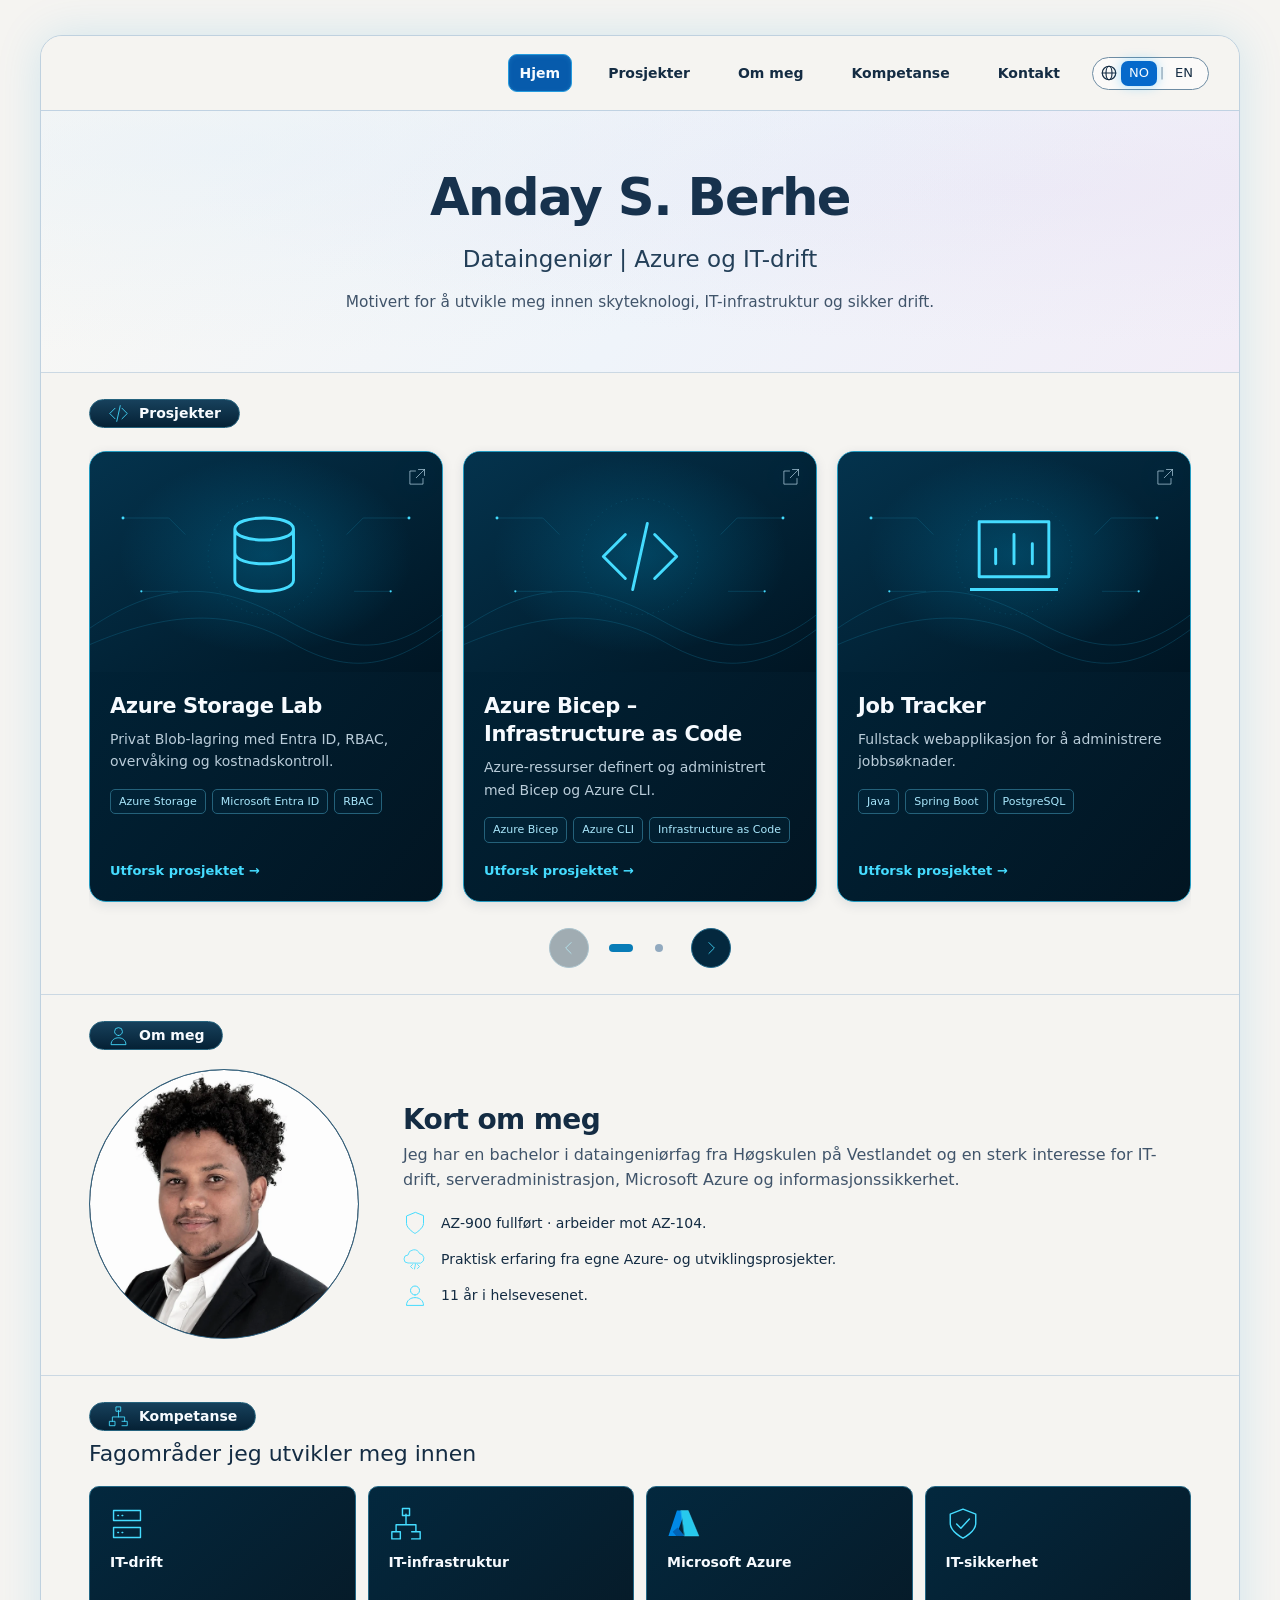
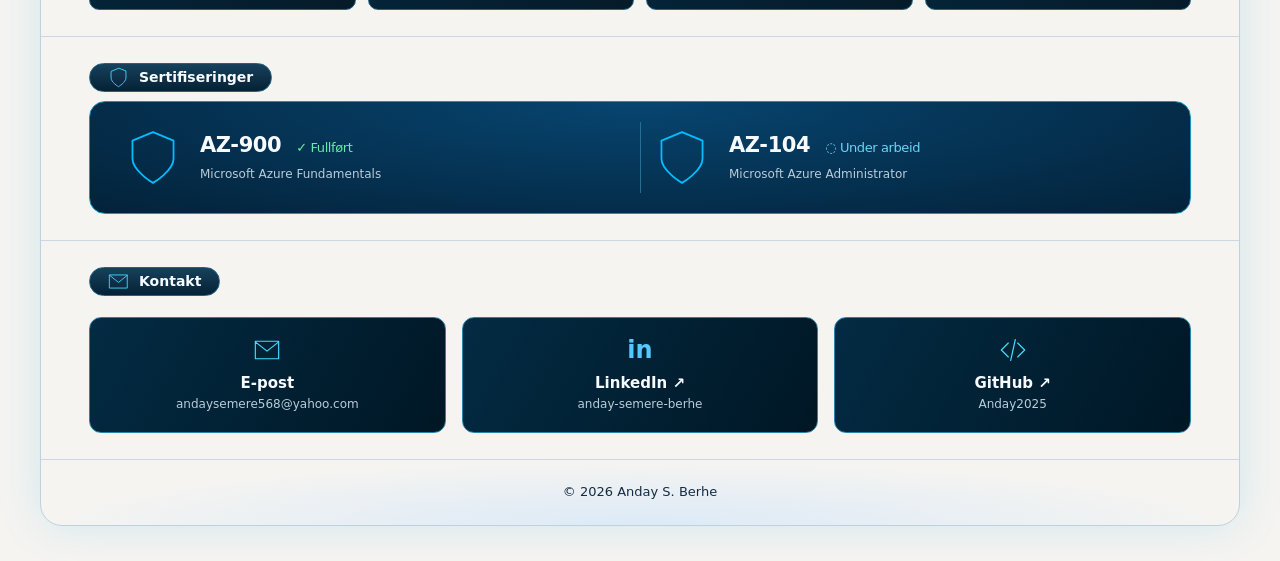
<file: Anday-Portfolio/index.html>
<!doctype html>
<html lang="no">
  <head>
    <meta charset="UTF-8" />
    <meta
      name="viewport"
      content="width=device-width, initial-scale=1"
    />
    <meta
      name="description"
      content="Anday Semere – dataingeniør med interesse for Azure, IT-drift og automatisering."
    />
    <title>Anday Semere | Azure & Cloud</title>
    <link
      rel="icon"
      href="assets/favicon.svg"
      type="image/svg+xml"
    />
    <link
      rel="stylesheet"
      href="styles.css"
    />
    <script
      src="script.js"
      defer
    ></script>
  </head>
  <body>
    <div class="site">
      <a
        class="skip"
        href="#main"
      >
        <span data-i18n="skip">Hopp til innhold</span>
      </a>
      <header>
        <button
          class="menu"
          aria-expanded="false"
          aria-controls="navigation"
          data-i18n-aria="menu"
        >
          ☰
        </button>
        <nav
          id="navigation"
          aria-label="Hovedmeny"
        >
          <a href="index.html#home"><span data-i18n="home">Hjem</span></a>
          <a href="index.html#projects"><span data-i18n="projects">Prosjekter</span></a>
          <a href="index.html#about"><span data-i18n="about">Om meg</span></a>
          <a href="index.html#skills"><span data-i18n="skills">Kompetanse</span></a>
          <a href="index.html#contact"><span data-i18n="contact">Kontakt</span></a>
        </nav>
        <div
          class="languages"
          role="group"
          aria-label="Language"
        >
          <svg
            class="language-icon"
            viewBox="0 0 24 24"
            aria-hidden="true"
            focusable="false"
          >
            <circle cx="12" cy="12" r="9" />
            <ellipse cx="12" cy="12" rx="4" ry="9" />
            <path d="M3 12h18" />
          </svg>
          <button
            data-lang="no"
            aria-pressed="true"
          >
            NO
          </button>
          <span class="language-separator" aria-hidden="true">|</span>
          <button
            data-lang="en"
            aria-pressed="false"
          >
            EN
          </button>
        </div>
      </header>
      <main id="main">
        <section
          id="home"
          class="hero"
        >
          <div class="hero-copy">

            <h1 class="hero-title">
              Anday S. Berhe
            </h1>

            <p class="hero-subtitle" data-i18n="heroSubtitle">
              Dataingeniør | Azure og IT-drift
            </p>

            <p class="hero-description" data-i18n="heroDescription">
              Motivert for å utvikle meg innen skyteknologi,
              IT-infrastruktur og sikker drift.
            </p>

          </div>
        </section>
        <section id="projects">
          <div class="section-label">
            <svg
              class="icon"
              aria-hidden="true"
            >
              <use href="assets/icons.svg#code" />
            </svg>
            <span data-i18n="projects">Prosjekter</span>
          </div>
          <div
            class="project-carousel"
            role="region"
            aria-label="Prosjektkarusell"
            data-i18n-aria="carouselLabel"
          >
            <ol
              class="project-grid project-track"
              id="project-track"
              tabindex="0"
              aria-label="Prosjekter. Bruk venstre og høyre piltast for å bla."
              data-i18n-aria="carouselInstructions"
            >
            <li class="project-slide">
              <a
                class="project-card"
                href="azure-storage.html"
              >
                <div class="project-art azure-storage">
                  <img
                    src="assets/images/projects/azure-storage.svg"
                    width="960"
                    height="600"
                    alt="Illustrasjon av azure-storage; ikke et skjermbilde."
                    data-i18n-alt="storageIllustrationAlt"
                    loading="lazy"
                    decoding="async"
                    draggable="false"
                  />

                  <svg class="icon external" aria-hidden="true"><use href="assets/icons.svg#external" /></svg>
                </div>
                <div class="card-copy">
                  <h3>Azure Storage Lab</h3>
                  <p data-i18n="homeStorage">
                    Privat Blob-lagring med Entra ID, RBAC, overvåking og kostnadskontroll.
                  </p>
                  <div class="tags">
                    <span>Azure Storage</span>
                    <span>Microsoft Entra ID</span>
                    <span>RBAC</span>
                  </div>
                  <span class="project-link">
                    <span data-i18n="details">Utforsk prosjektet</span>
                    →
                  </span>
                </div>
              </a>
            </li>
            <li class="project-slide">
              <a
                class="project-card"
                href="azure-bicep.html"
              >
                <div class="project-art azure-bicep">
                  <img
                    src="assets/images/projects/azure-bicep.svg"
                    width="960"
                    height="600"
                    alt="Illustrasjon av azure-bicep; ikke et skjermbilde."
                    data-i18n-alt="bicepIllustrationAlt"
                    loading="lazy"
                    decoding="async"
                    draggable="false"
                  />

                  <svg class="icon external" aria-hidden="true"><use href="assets/icons.svg#external" /></svg>
                </div>
                <div class="card-copy">
                  <h3>Azure Bicep – Infrastructure as Code</h3>
                  <p data-i18n="homeBicep">
                    Azure-ressurser definert og administrert med Bicep og Azure CLI.
                  </p>
                  <div class="tags">
                    <span>Azure Bicep</span>
                    <span>Azure CLI</span>
                    <span>Infrastructure as Code</span>
                  </div>
                  <span class="project-link">
                    <span data-i18n="details">Utforsk prosjektet</span>
                    →
                  </span>
                </div>
              </a>
            </li>
            <li class="project-slide">
              <article class="project-card">
                <a
                  class="project-card-link"
                  href="job-tracker.html"
                >
                  <div class="project-art job-tracker">
                  <img
                    src="assets/images/projects/job-tracker.svg"
                    width="960"
                    height="600"
                    alt="Illustrasjon av job-tracker; ikke et skjermbilde."
                    data-i18n-alt="jobIllustrationAlt"
                    loading="lazy"
                    decoding="async"
                    draggable="false"
                  />

                  <svg class="icon external" aria-hidden="true"><use href="assets/icons.svg#external" /></svg>
                </div>
                  <div class="card-copy">
                    <h3>Job Tracker</h3>
                    <p data-i18n="job-tracker">
                      Fullstack webapplikasjon for å administrere jobbsøknader.
                    </p>
                    <div class="tags">
                      <span>Java</span>
                      <span>Spring Boot</span>
                      <span>PostgreSQL</span>
                    </div>
                    <span class="project-link">
                      <span data-i18n="details">Utforsk prosjektet</span>
                      →
                    </span>
                  </div>
                </a>
              </article>
            </li>
            <li class="project-slide">
              <article class="project-card">
                <a
                  class="project-card-link"
                  href="cleanplan.html"
                >
                  <div class="project-art cleanplan">
                  <img
                    src="assets/images/projects/cleanplan.svg"
                    width="960"
                    height="600"
                    alt="Illustrasjon av cleanplan; ikke et skjermbilde."
                    data-i18n-alt="cleanIllustrationAlt"
                    loading="lazy"
                    decoding="async"
                    draggable="false"
                  />

                  <svg class="icon external" aria-hidden="true"><use href="assets/icons.svg#external" /></svg>
                </div>
                  <div class="card-copy">
                    <h3>CleanPlan</h3>
                    <p data-i18n="homeCleanPlan">
                      Administrasjon av eiendommer, oppgaver, brukere og tilganger.
                    </p>
                    <div class="tags">
                      <span>Supabase</span>
                      <span>PostgreSQL</span>
                      <span>HTML</span>
                    </div>
                    <span class="project-link">
                      <span data-i18n="details">Utforsk prosjektet</span>
                      →
                    </span>
                  </div>
                </a>
              </article>
            </li>
            </ol>
            <div class="carousel-controls" hidden>
              <button class="carousel-arrow carousel-previous" type="button" aria-controls="project-track" aria-label="Forrige prosjekter" data-i18n-aria="carouselPrevious">
                <svg class="icon" aria-hidden="true"><use href="assets/icons.svg#chevron" /></svg>
              </button>
              <div class="carousel-dots" role="group" aria-label="Velg prosjektvisning" data-i18n-aria="carouselNavigation"></div>
              <button class="carousel-arrow carousel-next" type="button" aria-controls="project-track" aria-label="Neste prosjekter" data-i18n-aria="carouselNext">
                <svg class="icon" aria-hidden="true"><use href="assets/icons.svg#chevron" /></svg>
              </button>
            </div>
            <p class="carousel-status carousel-sr-only" role="status" aria-live="polite" aria-atomic="true"></p>
          </div>
        </section>
        <section id="about">
          <div class="section-label">
            <svg
              class="icon"
              aria-hidden="true"
            >
              <use href="assets/icons.svg#user" />
            </svg>
            <span data-i18n="about">Om meg</span>
          </div>
          <div class="about-grid">
            <div class="portrait">
              <img
                src="assets/images/anday.webp"
                width="648"
                height="864"
                alt="Portrett av Anday Semere i mørk dressjakke og hvit skjorte."
                data-i18n-alt="portraitalt"
                loading="lazy"
                decoding="async"
              />
            </div>
            <div>
              <h2 data-i18n="abouttitle">Kort om meg</h2>
              <p data-i18n="homeAbout">
                Jeg har en bachelor i dataingeniørfag fra Høgskulen på Vestlandet og en
                sterk interesse for IT-drift, serveradministrasjon, Microsoft Azure og
                informasjonssikkerhet.
              </p>
              <ul class="facts">
                <li>
                  <svg
                    class="icon"
                    aria-hidden="true"
                  >
                    <use href="assets/icons.svg#award" />
                  </svg>
                  <span data-i18n="homeCertification">
                    AZ-900 fullført · arbeider mot AZ-104.
                  </span>
                </li>
                <li>
                  <svg
                    class="icon"
                    aria-hidden="true"
                  >
                    <use href="assets/icons.svg#cloud-code" />
                  </svg>
                  <span data-i18n="homeExperience">
                    Praktisk erfaring fra egne Azure- og utviklingsprosjekter.
                  </span>
                </li>
                <li>
                  <svg
                    class="icon"
                    aria-hidden="true"
                  >
                    <use href="assets/icons.svg#user" />
                  </svg>
                  <span data-i18n="homeHealthcare">
                    11 år i helsevesenet.
                  </span>
                </li>
              </ul>
            </div>
          </div>
        </section>
        <section id="skills">
          <div class="section-label">
            <svg
              class="icon"
              aria-hidden="true"
            >
              <use href="assets/icons.svg#network" />
            </svg>
            <span data-i18n="skills">Kompetanse</span>
          </div>
          <h2 data-i18n="skilltitle">Fagområder jeg utvikler meg innen</h2>
          <div class="skills-grid">
            <div class="skill">
              <svg
                class="icon"
                aria-hidden="true"
              >
                <use href="assets/icons.svg#server" />
              </svg>
              <span data-i18n="skillOperations">IT-drift</span>
            </div>
            <div class="skill">
              <svg
                class="icon"
                aria-hidden="true"
              >
                <use href="assets/icons.svg#network" />
              </svg>
              <span data-i18n="skillInfrastructure">IT-infrastruktur</span>
            </div>
            <div class="skill">
              <svg
                class="icon"
                aria-hidden="true"
              >
                <use href="assets/icons.svg#azure-mark" />
              </svg>
              <span data-i18n="skillAzure">Microsoft Azure</span>
            </div>
            <div class="skill">
              <svg
                class="icon"
                aria-hidden="true"
              >
                <use href="assets/icons.svg#shield" />
              </svg>
              <span data-i18n="skillSecurity">IT-sikkerhet</span>
            </div>
          </div>
        </section>
        <section id="certifications">
          <div class="section-label">
            <svg
              class="icon"
              aria-hidden="true"
            >
              <use href="assets/icons.svg#award" />
            </svg>
            <span data-i18n="certs">Sertifiseringer</span>
          </div>
          <div class="cert-grid">
            <div class="cert">
              <svg
                class="icon"
                aria-hidden="true"
              >
                <use href="assets/icons.svg#award" />
              </svg>
              <div>
                <h3>
                  AZ-900
                  <span class="status complete">
                    ✓
                    <span data-i18n="done">Fullført</span>
                  </span>
                </h3>
                <p>Microsoft Azure Fundamentals</p>
              </div>
            </div>
            <div class="cert">
              <svg
                class="icon"
                aria-hidden="true"
              >
                <use href="assets/icons.svg#award" />
              </svg>
              <div>
                <h3>
                  AZ-104
                  <span class="status">
                    ◌
                    <span data-i18n="progress">Under arbeid</span>
                  </span>
                </h3>
                <p>Microsoft Azure Administrator</p>
              </div>
            </div>
          </div>
        </section>
        <section id="contact">
          <div class="section-label">
            <svg
              class="icon"
              aria-hidden="true"
            >
              <use href="assets/icons.svg#mail" />
            </svg>
            <span data-i18n="contact">Kontakt</span>
          </div>
          <div class="contact-grid">
            <a href="mailto:andaysemere568@yahoo.com">
              <svg
                class="icon"
                aria-hidden="true"
              >
                <use href="assets/icons.svg#mail" />
              </svg>
              <strong><span data-i18n="email">E-post</span></strong>
              <span>andaysemere568@yahoo.com</span>
            </a>
            <a
              href="https://www.linkedin.com/in/anday-semere-berhe/"
              target="_blank"
              rel="noopener noreferrer"
            >
              <span class="social">in</span>
              <strong>LinkedIn ↗</strong>
              <span>anday-semere-berhe</span>
            </a>
            <a
              href="https://github.com/Anday2025"
              target="_blank"
              rel="noopener noreferrer"
            >
              <svg
                class="icon"
                aria-hidden="true"
              >
                <use href="assets/icons.svg#code" />
              </svg>
              <strong>GitHub ↗</strong>
              <span>Anday2025</span>
            </a>
          </div>
        </section>
      </main>
      <footer>
        ©
        <span id="year"></span>
        Anday S. Berhe
      </footer>
    </div>
  </body>
</html>
</file>
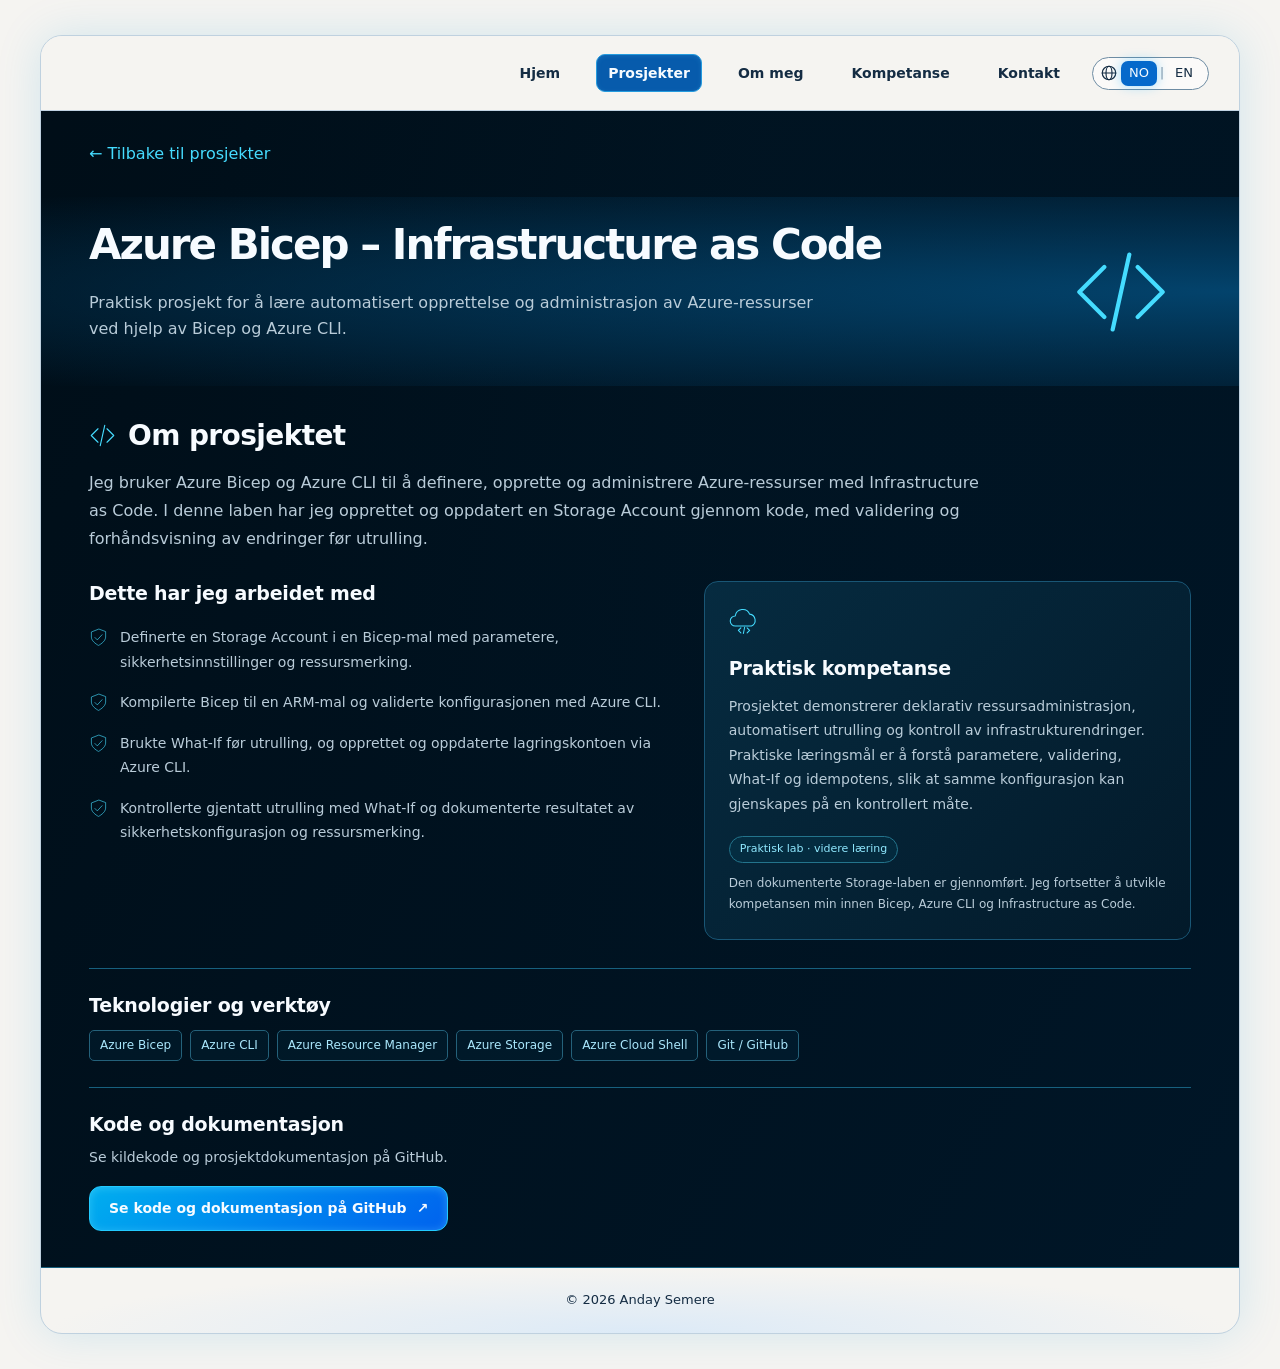
<file: Anday-Portfolio/azure-bicep.html>
<!doctype html>
<html lang="no">
  <head>
    <meta charset="UTF-8" />
    <meta
      name="viewport"
      content="width=device-width, initial-scale=1"
    />
    <meta
      name="description"
      content="Anday Semere – dataingeniør med interesse for Azure, IT-drift og automatisering."
    />
    <title>Azure Bicep – Infrastructure as Code | Anday Portfolio</title>
    <link
      rel="icon"
      href="assets/favicon.svg"
      type="image/svg+xml"
    />
    <link
      rel="stylesheet"
      href="styles.css"
    />
    <script
      src="script.js"
      defer
    ></script>
  </head>
  <body>
    <div class="site">
      <a
        class="skip"
        href="#main"
      >
        <span data-i18n="skip">Hopp til innhold</span>
      </a>
      <header>
        <button
          class="menu"
          aria-expanded="false"
          aria-controls="navigation"
          data-i18n-aria="menu"
        >
          ☰
        </button>
        <nav
          id="navigation"
          aria-label="Hovedmeny"
        >
          <a href="index.html#home"><span data-i18n="home">Hjem</span></a>
          <a href="index.html#projects"><span data-i18n="projects">Prosjekter</span></a>
          <a href="index.html#about"><span data-i18n="about">Om meg</span></a>
          <a href="index.html#skills"><span data-i18n="skills">Kompetanse</span></a>
          <a href="index.html#contact"><span data-i18n="contact">Kontakt</span></a>
        </nav>
        <div
          class="languages"
          role="group"
          aria-label="Language"
        >
          <svg
            class="language-icon"
            viewBox="0 0 24 24"
            aria-hidden="true"
            focusable="false"
          >
            <circle cx="12" cy="12" r="9" />
            <ellipse cx="12" cy="12" rx="4" ry="9" />
            <path d="M3 12h18" />
          </svg>
          <button
            data-lang="no"
            aria-pressed="true"
          >
            NO
          </button>
          <span class="language-separator" aria-hidden="true">|</span>
          <button
            data-lang="en"
            aria-pressed="false"
          >
            EN
          </button>
        </div>
      </header>
      <main
        id="main"
        class="detail"
      >
        <a
          class="back"
          href="index.html#projects"
        >
          ←
          <span data-i18n="back">Tilbake til prosjekter</span>
        </a>
        <div class="detail-hero">
          <svg
            class="icon "
            aria-hidden="true"
          >
            <use href="assets/icons.svg#code" />
          </svg>
          <h1>Azure Bicep – Infrastructure as Code</h1>
          <p data-i18n="azure-bicep">
            Praktisk prosjekt for å lære automatisert opprettelse og administrasjon av
            Azure-ressurser ved hjelp av Bicep og Azure CLI.
          </p>
        </div>
        <section
          class="project-overview"
          aria-labelledby="project-about-heading"
        >
          <div class="project-overview-heading">
            <svg
              class="icon"
              aria-hidden="true"
            >
              <use href="assets/icons.svg#code" />
            </svg>
            <h2
              id="project-about-heading"
              data-i18n="projectabout"
            >
              Om prosjektet
            </h2>
          </div>
          <p data-i18n="azure-bicep-about">
            Jeg bruker Azure Bicep og Azure CLI til å definere, opprette og administrere
            Azure-ressurser med Infrastructure as Code. I denne laben har jeg opprettet og
            oppdatert en Storage Account gjennom kode, med validering og forhåndsvisning
            av endringer før utrulling.
          </p>
          <div class="project-overview-grid">
            <div class="project-work">
              <h3 data-i18n="projectwork">Dette har jeg arbeidet med</h3>
              <ul>
                <li>
                  <svg
                    class="icon"
                    aria-hidden="true"
                  >
                    <use href="assets/icons.svg#shield" />
                  </svg>
                  <span data-i18n="azure-bicep-work-0">
                    Definerte en Storage Account i en Bicep-mal med parametere,
                    sikkerhetsinnstillinger og ressursmerking.
                  </span>
                </li>
                <li>
                  <svg
                    class="icon"
                    aria-hidden="true"
                  >
                    <use href="assets/icons.svg#shield" />
                  </svg>
                  <span data-i18n="azure-bicep-work-1">
                    Kompilerte Bicep til en ARM-mal og validerte konfigurasjonen med Azure
                    CLI.
                  </span>
                </li>
                <li>
                  <svg
                    class="icon"
                    aria-hidden="true"
                  >
                    <use href="assets/icons.svg#shield" />
                  </svg>
                  <span data-i18n="azure-bicep-work-2">
                    Brukte What-If før utrulling, og opprettet og oppdaterte
                    lagringskontoen via Azure CLI.
                  </span>
                </li>
                <li>
                  <svg
                    class="icon"
                    aria-hidden="true"
                  >
                    <use href="assets/icons.svg#shield" />
                  </svg>
                  <span data-i18n="azure-bicep-work-3">
                    Kontrollerte gjentatt utrulling med What-If og dokumenterte resultatet
                    av sikkerhetskonfigurasjon og ressursmerking.
                  </span>
                </li>
              </ul>
            </div>
            <aside class="project-competence">
              <svg
                class="icon"
                aria-hidden="true"
              >
                <use href="assets/icons.svg#cloud-code" />
              </svg>
              <h3 data-i18n="projectskills">Praktisk kompetanse</h3>
              <p data-i18n="azure-bicep-skills">
                Prosjektet demonstrerer deklarativ ressursadministrasjon, automatisert
                utrulling og kontroll av infrastrukturendringer. Praktiske læringsmål er å
                forstå parametere, validering, What-If og idempotens, slik at samme
                konfigurasjon kan gjenskapes på en kontrollert måte.
              </p>
              <div class="project-status">
                <span data-i18n="projectlearning">Praktisk lab · videre læring</span>
              </div>
              <p data-i18n="azure-bicep-note">
                Den dokumenterte Storage-laben er gjennomført. Jeg fortsetter å utvikle
                kompetansen min innen Bicep, Azure CLI og Infrastructure as Code.
              </p>
            </aside>
          </div>
          <div class="project-tools">
            <h3 data-i18n="projecttools">Teknologier og verktøy</h3>
            <div class="tags">
              <span>Azure Bicep</span>
              <span>Azure CLI</span>
              <span>Azure Resource Manager</span>
              <span>Azure Storage</span>
              <span>Azure Cloud Shell</span>
              <span>Git / GitHub</span>
            </div>
          </div>
          <div class="project-resources">
            <h3 data-i18n="projectresources">Kode og dokumentasjon</h3>
            <p data-i18n="projectresourcesintro">
              Se kildekode og prosjektdokumentasjon på GitHub.
            </p>
            <div class="actions">
              <a
                class="button primary"
                href="https://github.com/Anday2025/azure-administration-labs/tree/main/02-bicep-storage-lab"
                target="_blank"
                rel="noopener noreferrer"
              >
                <span data-i18n="projectgithubbicep">
                  Se kode og dokumentasjon på GitHub
                </span>
                <span aria-hidden="true">↗</span>
              </a>
            </div>
          </div>
        </section>
      </main>
      <footer>
        ©
        <span id="year"></span>
        Anday Semere
      </footer>
    </div>
  </body>
</html>
</file>
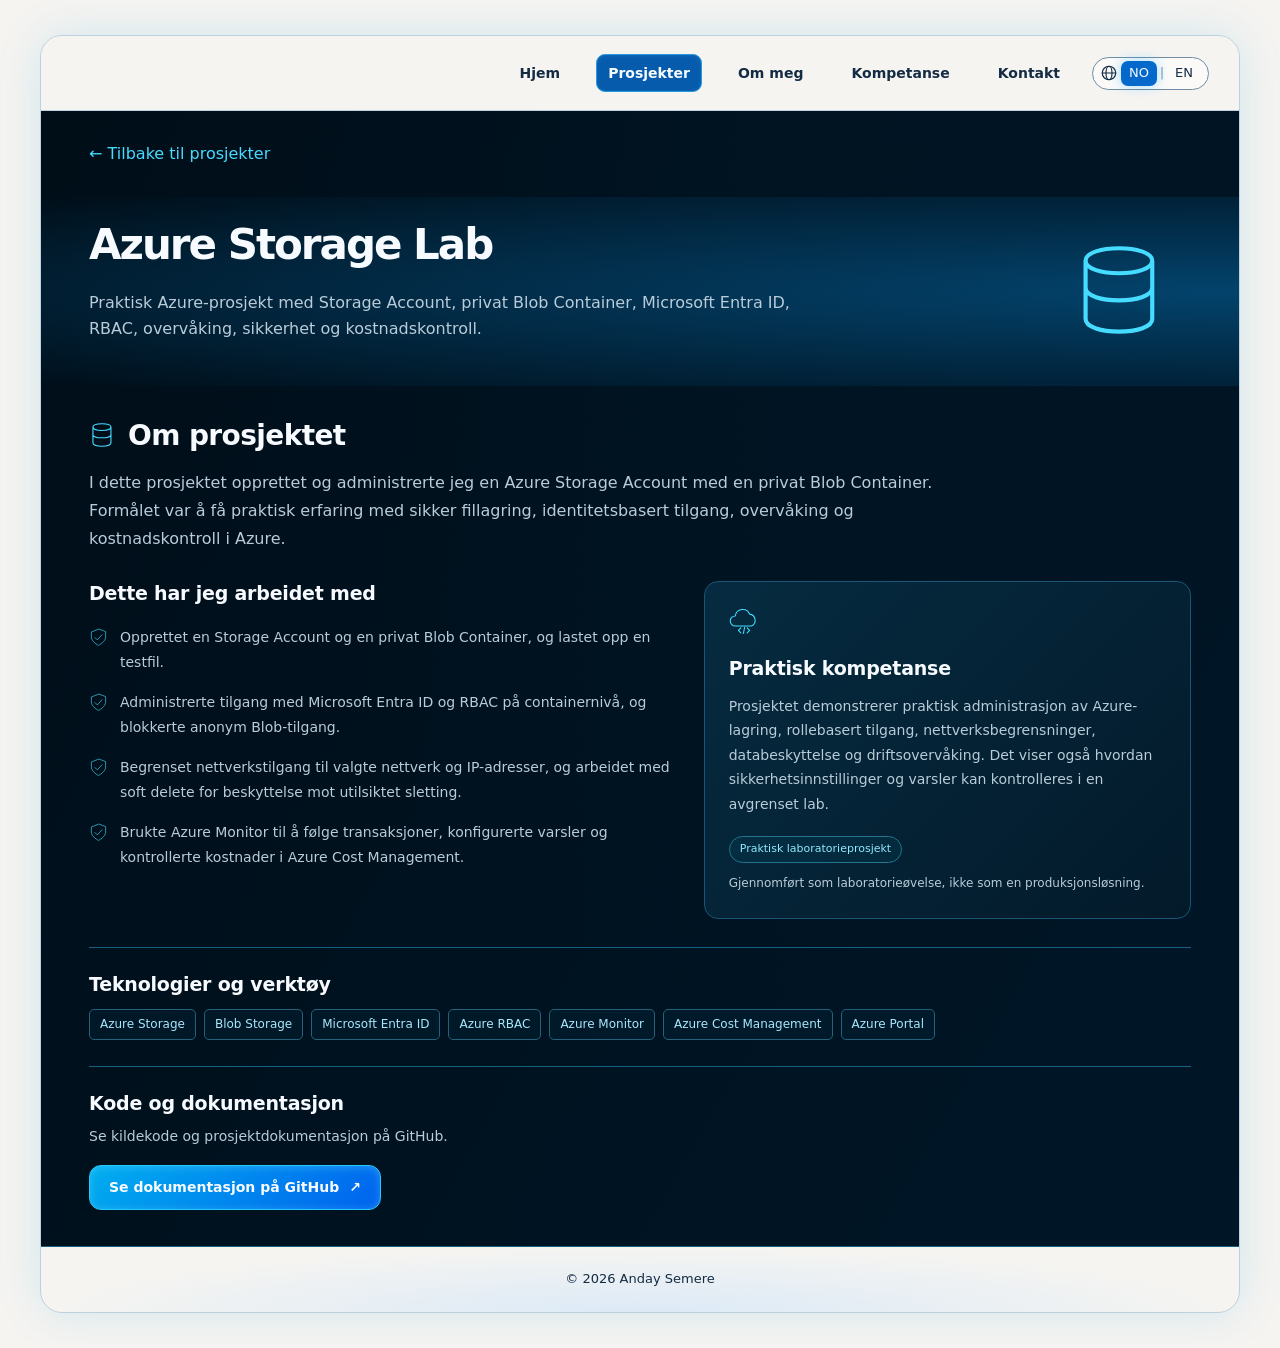
<file: Anday-Portfolio/azure-storage.html>
<!doctype html>
<html lang="no">
  <head>
    <meta charset="UTF-8" />
    <meta
      name="viewport"
      content="width=device-width, initial-scale=1"
    />
    <meta
      name="description"
      content="Anday Semere – dataingeniør med interesse for Azure, IT-drift og automatisering."
    />
    <title>Azure Storage Lab | Anday Portfolio</title>
    <link
      rel="icon"
      href="assets/favicon.svg"
      type="image/svg+xml"
    />
    <link
      rel="stylesheet"
      href="styles.css"
    />
    <script
      src="script.js"
      defer
    ></script>
  </head>
  <body>
    <div class="site">
      <a
        class="skip"
        href="#main"
      >
        <span data-i18n="skip">Hopp til innhold</span>
      </a>
      <header>
        <button
          class="menu"
          aria-expanded="false"
          aria-controls="navigation"
          data-i18n-aria="menu"
        >
          ☰
        </button>
        <nav
          id="navigation"
          aria-label="Hovedmeny"
        >
          <a href="index.html#home"><span data-i18n="home">Hjem</span></a>
          <a href="index.html#projects"><span data-i18n="projects">Prosjekter</span></a>
          <a href="index.html#about"><span data-i18n="about">Om meg</span></a>
          <a href="index.html#skills"><span data-i18n="skills">Kompetanse</span></a>
          <a href="index.html#contact"><span data-i18n="contact">Kontakt</span></a>
        </nav>
        <div
          class="languages"
          role="group"
          aria-label="Language"
        >
          <svg
            class="language-icon"
            viewBox="0 0 24 24"
            aria-hidden="true"
            focusable="false"
          >
            <circle cx="12" cy="12" r="9" />
            <ellipse cx="12" cy="12" rx="4" ry="9" />
            <path d="M3 12h18" />
          </svg>
          <button
            data-lang="no"
            aria-pressed="true"
          >
            NO
          </button>
          <span class="language-separator" aria-hidden="true">|</span>
          <button
            data-lang="en"
            aria-pressed="false"
          >
            EN
          </button>
        </div>
      </header>
      <main
        id="main"
        class="detail"
      >
        <a
          class="back"
          href="index.html#projects"
        >
          ←
          <span data-i18n="back">Tilbake til prosjekter</span>
        </a>
        <div class="detail-hero">
          <svg
            class="icon "
            aria-hidden="true"
          >
            <use href="assets/icons.svg#storage" />
          </svg>
          <h1>Azure Storage Lab</h1>
          <p data-i18n="azure-storage">
            Praktisk Azure-prosjekt med Storage Account, privat Blob Container, Microsoft
            Entra ID, RBAC, overvåking, sikkerhet og kostnadskontroll.
          </p>
        </div>
        <section
          class="project-overview"
          aria-labelledby="project-about-heading"
        >
          <div class="project-overview-heading">
            <svg
              class="icon"
              aria-hidden="true"
            >
              <use href="assets/icons.svg#storage" />
            </svg>
            <h2
              id="project-about-heading"
              data-i18n="projectabout"
            >
              Om prosjektet
            </h2>
          </div>
          <p data-i18n="azure-storage-about">
            I dette prosjektet opprettet og administrerte jeg en Azure Storage Account med
            en privat Blob Container. Formålet var å få praktisk erfaring med sikker
            fillagring, identitetsbasert tilgang, overvåking og kostnadskontroll i Azure.
          </p>
          <div class="project-overview-grid">
            <div class="project-work">
              <h3 data-i18n="projectwork">Dette har jeg arbeidet med</h3>
              <ul>
                <li>
                  <svg
                    class="icon"
                    aria-hidden="true"
                  >
                    <use href="assets/icons.svg#shield" />
                  </svg>
                  <span data-i18n="azure-storage-work-0">
                    Opprettet en Storage Account og en privat Blob Container, og lastet
                    opp en testfil.
                  </span>
                </li>
                <li>
                  <svg
                    class="icon"
                    aria-hidden="true"
                  >
                    <use href="assets/icons.svg#shield" />
                  </svg>
                  <span data-i18n="azure-storage-work-1">
                    Administrerte tilgang med Microsoft Entra ID og RBAC på containernivå,
                    og blokkerte anonym Blob-tilgang.
                  </span>
                </li>
                <li>
                  <svg
                    class="icon"
                    aria-hidden="true"
                  >
                    <use href="assets/icons.svg#shield" />
                  </svg>
                  <span data-i18n="azure-storage-work-2">
                    Begrenset nettverkstilgang til valgte nettverk og IP-adresser, og
                    arbeidet med soft delete for beskyttelse mot utilsiktet sletting.
                  </span>
                </li>
                <li>
                  <svg
                    class="icon"
                    aria-hidden="true"
                  >
                    <use href="assets/icons.svg#shield" />
                  </svg>
                  <span data-i18n="azure-storage-work-3">
                    Brukte Azure Monitor til å følge transaksjoner, konfigurerte varsler
                    og kontrollerte kostnader i Azure Cost Management.
                  </span>
                </li>
              </ul>
            </div>
            <aside class="project-competence">
              <svg
                class="icon"
                aria-hidden="true"
              >
                <use href="assets/icons.svg#cloud-code" />
              </svg>
              <h3 data-i18n="projectskills">Praktisk kompetanse</h3>
              <p data-i18n="azure-storage-skills">
                Prosjektet demonstrerer praktisk administrasjon av Azure-lagring,
                rollebasert tilgang, nettverksbegrensninger, databeskyttelse og
                driftsovervåking. Det viser også hvordan sikkerhetsinnstillinger og
                varsler kan kontrolleres i en avgrenset lab.
              </p>
              <div class="project-status">
                <span data-i18n="projectlab">Praktisk laboratorieprosjekt</span>
              </div>
              <p data-i18n="azure-storage-note">
                Gjennomført som laboratorieøvelse, ikke som en produksjonsløsning.
              </p>
            </aside>
          </div>
          <div class="project-tools">
            <h3 data-i18n="projecttools">Teknologier og verktøy</h3>
            <div class="tags">
              <span>Azure Storage</span>
              <span>Blob Storage</span>
              <span>Microsoft Entra ID</span>
              <span>Azure RBAC</span>
              <span>Azure Monitor</span>
              <span>Azure Cost Management</span>
              <span>Azure Portal</span>
            </div>
          </div>
          <div class="project-resources">
            <h3 data-i18n="projectresources">Kode og dokumentasjon</h3>
            <p data-i18n="projectresourcesintro">
              Se kildekode og prosjektdokumentasjon på GitHub.
            </p>
            <div class="actions">
              <a
                class="button primary"
                href="https://github.com/Anday2025/azure-administration-labs/blob/main/01-azure-storage/README.md"
                target="_blank"
                rel="noopener noreferrer"
              >
                <span data-i18n="projectgithubdocs">Se dokumentasjon på GitHub</span>
                <span aria-hidden="true">↗</span>
              </a>
            </div>
          </div>
        </section>
      </main>
      <footer>
        ©
        <span id="year"></span>
        Anday Semere
      </footer>
    </div>
  </body>
</html>
</file>
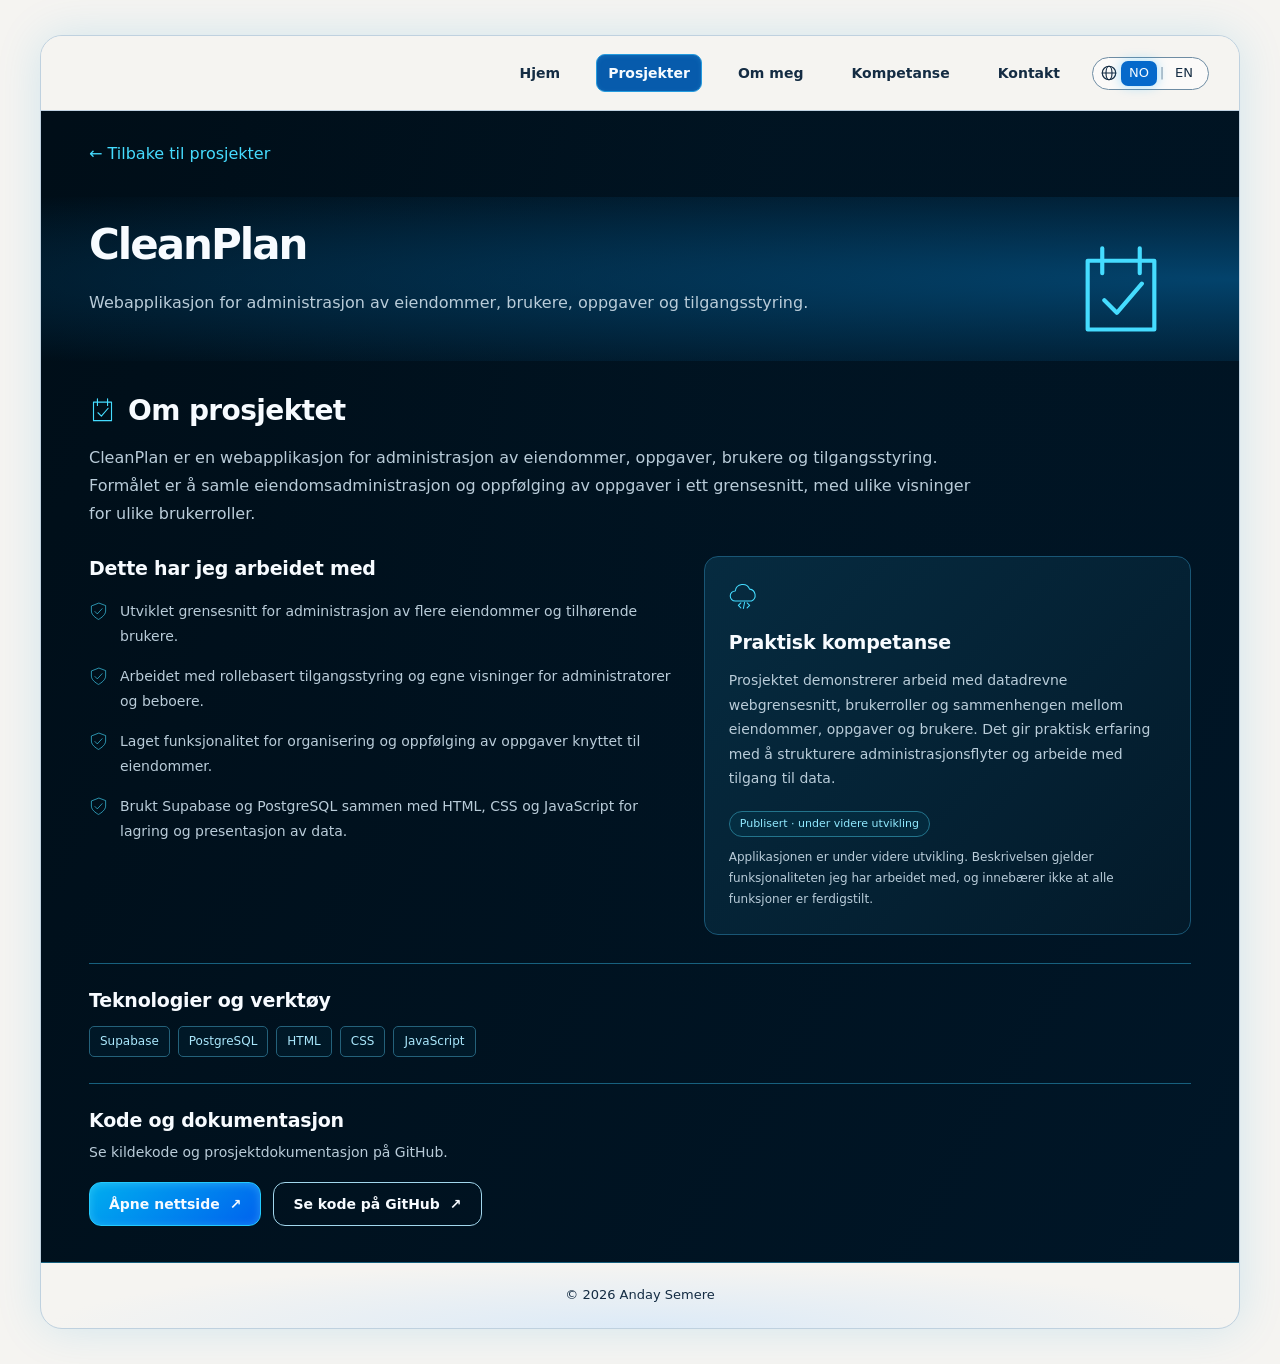
<file: Anday-Portfolio/cleanplan.html>
<!doctype html>
<html lang="no">
  <head>
    <meta charset="UTF-8" />
    <meta
      name="viewport"
      content="width=device-width, initial-scale=1"
    />
    <meta
      name="description"
      content="Anday Semere – dataingeniør med interesse for Azure, IT-drift og automatisering."
    />
    <title>CleanPlan | Anday Portfolio</title>
    <link
      rel="icon"
      href="assets/favicon.svg"
      type="image/svg+xml"
    />
    <link
      rel="stylesheet"
      href="styles.css"
    />
    <script
      src="script.js"
      defer
    ></script>
  </head>
  <body>
    <div class="site">
      <a
        class="skip"
        href="#main"
      >
        <span data-i18n="skip">Hopp til innhold</span>
      </a>
      <header>
        <button
          class="menu"
          aria-expanded="false"
          aria-controls="navigation"
          data-i18n-aria="menu"
        >
          ☰
        </button>
        <nav
          id="navigation"
          aria-label="Hovedmeny"
        >
          <a href="index.html#home"><span data-i18n="home">Hjem</span></a>
          <a href="index.html#projects"><span data-i18n="projects">Prosjekter</span></a>
          <a href="index.html#about"><span data-i18n="about">Om meg</span></a>
          <a href="index.html#skills"><span data-i18n="skills">Kompetanse</span></a>
          <a href="index.html#contact"><span data-i18n="contact">Kontakt</span></a>
        </nav>
        <div
          class="languages"
          role="group"
          aria-label="Language"
        >
          <svg
            class="language-icon"
            viewBox="0 0 24 24"
            aria-hidden="true"
            focusable="false"
          >
            <circle cx="12" cy="12" r="9" />
            <ellipse cx="12" cy="12" rx="4" ry="9" />
            <path d="M3 12h18" />
          </svg>
          <button
            data-lang="no"
            aria-pressed="true"
          >
            NO
          </button>
          <span class="language-separator" aria-hidden="true">|</span>
          <button
            data-lang="en"
            aria-pressed="false"
          >
            EN
          </button>
        </div>
      </header>
      <main
        id="main"
        class="detail"
      >
        <a
          class="back"
          href="index.html#projects"
        >
          ←
          <span data-i18n="back">Tilbake til prosjekter</span>
        </a>
        <div class="detail-hero">
          <svg
            class="icon "
            aria-hidden="true"
          >
            <use href="assets/icons.svg#calendar" />
          </svg>
          <h1>CleanPlan</h1>
          <p data-i18n="cleanplan">
            Webapplikasjon for administrasjon av eiendommer, brukere, oppgaver og
            tilgangsstyring.
          </p>
        </div>
        <section
          class="project-overview"
          aria-labelledby="project-about-heading"
        >
          <div class="project-overview-heading">
            <svg
              class="icon"
              aria-hidden="true"
            >
              <use href="assets/icons.svg#calendar" />
            </svg>
            <h2
              id="project-about-heading"
              data-i18n="projectabout"
            >
              Om prosjektet
            </h2>
          </div>
          <p data-i18n="cleanplan-about">
            CleanPlan er en webapplikasjon for administrasjon av eiendommer, oppgaver,
            brukere og tilgangsstyring. Formålet er å samle eiendomsadministrasjon og
            oppfølging av oppgaver i ett grensesnitt, med ulike visninger for ulike
            brukerroller.
          </p>
          <div class="project-overview-grid">
            <div class="project-work">
              <h3 data-i18n="projectwork">Dette har jeg arbeidet med</h3>
              <ul>
                <li>
                  <svg
                    class="icon"
                    aria-hidden="true"
                  >
                    <use href="assets/icons.svg#shield" />
                  </svg>
                  <span data-i18n="cleanplan-work-0">
                    Utviklet grensesnitt for administrasjon av flere eiendommer og
                    tilhørende brukere.
                  </span>
                </li>
                <li>
                  <svg
                    class="icon"
                    aria-hidden="true"
                  >
                    <use href="assets/icons.svg#shield" />
                  </svg>
                  <span data-i18n="cleanplan-work-1">
                    Arbeidet med rollebasert tilgangsstyring og egne visninger for
                    administratorer og beboere.
                  </span>
                </li>
                <li>
                  <svg
                    class="icon"
                    aria-hidden="true"
                  >
                    <use href="assets/icons.svg#shield" />
                  </svg>
                  <span data-i18n="cleanplan-work-2">
                    Laget funksjonalitet for organisering og oppfølging av oppgaver
                    knyttet til eiendommer.
                  </span>
                </li>
                <li>
                  <svg
                    class="icon"
                    aria-hidden="true"
                  >
                    <use href="assets/icons.svg#shield" />
                  </svg>
                  <span data-i18n="cleanplan-work-3">
                    Brukt Supabase og PostgreSQL sammen med HTML, CSS og JavaScript for
                    lagring og presentasjon av data.
                  </span>
                </li>
              </ul>
            </div>
            <aside class="project-competence">
              <svg
                class="icon"
                aria-hidden="true"
              >
                <use href="assets/icons.svg#cloud-code" />
              </svg>
              <h3 data-i18n="projectskills">Praktisk kompetanse</h3>
              <p data-i18n="cleanplan-skills">
                Prosjektet demonstrerer arbeid med datadrevne webgrensesnitt, brukerroller
                og sammenhengen mellom eiendommer, oppgaver og brukere. Det gir praktisk
                erfaring med å strukturere administrasjonsflyter og arbeide med tilgang
                til data.
              </p>
              <div class="project-status">
                <span data-i18n="projectdeveloping">
                  Publisert · under videre utvikling
                </span>
              </div>
              <p data-i18n="cleanplan-note">
                Applikasjonen er under videre utvikling. Beskrivelsen gjelder
                funksjonaliteten jeg har arbeidet med, og innebærer ikke at alle
                funksjoner er ferdigstilt.
              </p>
            </aside>
          </div>
          <div class="project-tools">
            <h3 data-i18n="projecttools">Teknologier og verktøy</h3>
            <div class="tags">
              <span>Supabase</span>
              <span>PostgreSQL</span>
              <span>HTML</span>
              <span>CSS</span>
              <span>JavaScript</span>
            </div>
          </div>
          <div class="project-resources">
            <h3 data-i18n="projectresources">Kode og dokumentasjon</h3>
            <p data-i18n="projectresourcesintro">
              Se kildekode og prosjektdokumentasjon på GitHub.
            </p>
            <div class="actions">
              <a
                class="button primary"
                href="https://anday2025.github.io/CleanPlan/"
                target="_blank"
                rel="noopener noreferrer"
              >
                <span data-i18n="openwebsite">Åpne nettside</span>
                <span aria-hidden="true">↗</span>
              </a>
              <a
                class="button"
                href="https://github.com/Anday2025/CleanPlan"
                target="_blank"
                rel="noopener noreferrer"
              >
                <span data-i18n="projectgithubcode">Se kode på GitHub</span>
                <span aria-hidden="true">↗</span>
              </a>
            </div>
          </div>
        </section>
      </main>
      <footer>
        ©
        <span id="year"></span>
        Anday Semere
      </footer>
    </div>
  </body>
</html>
</file>
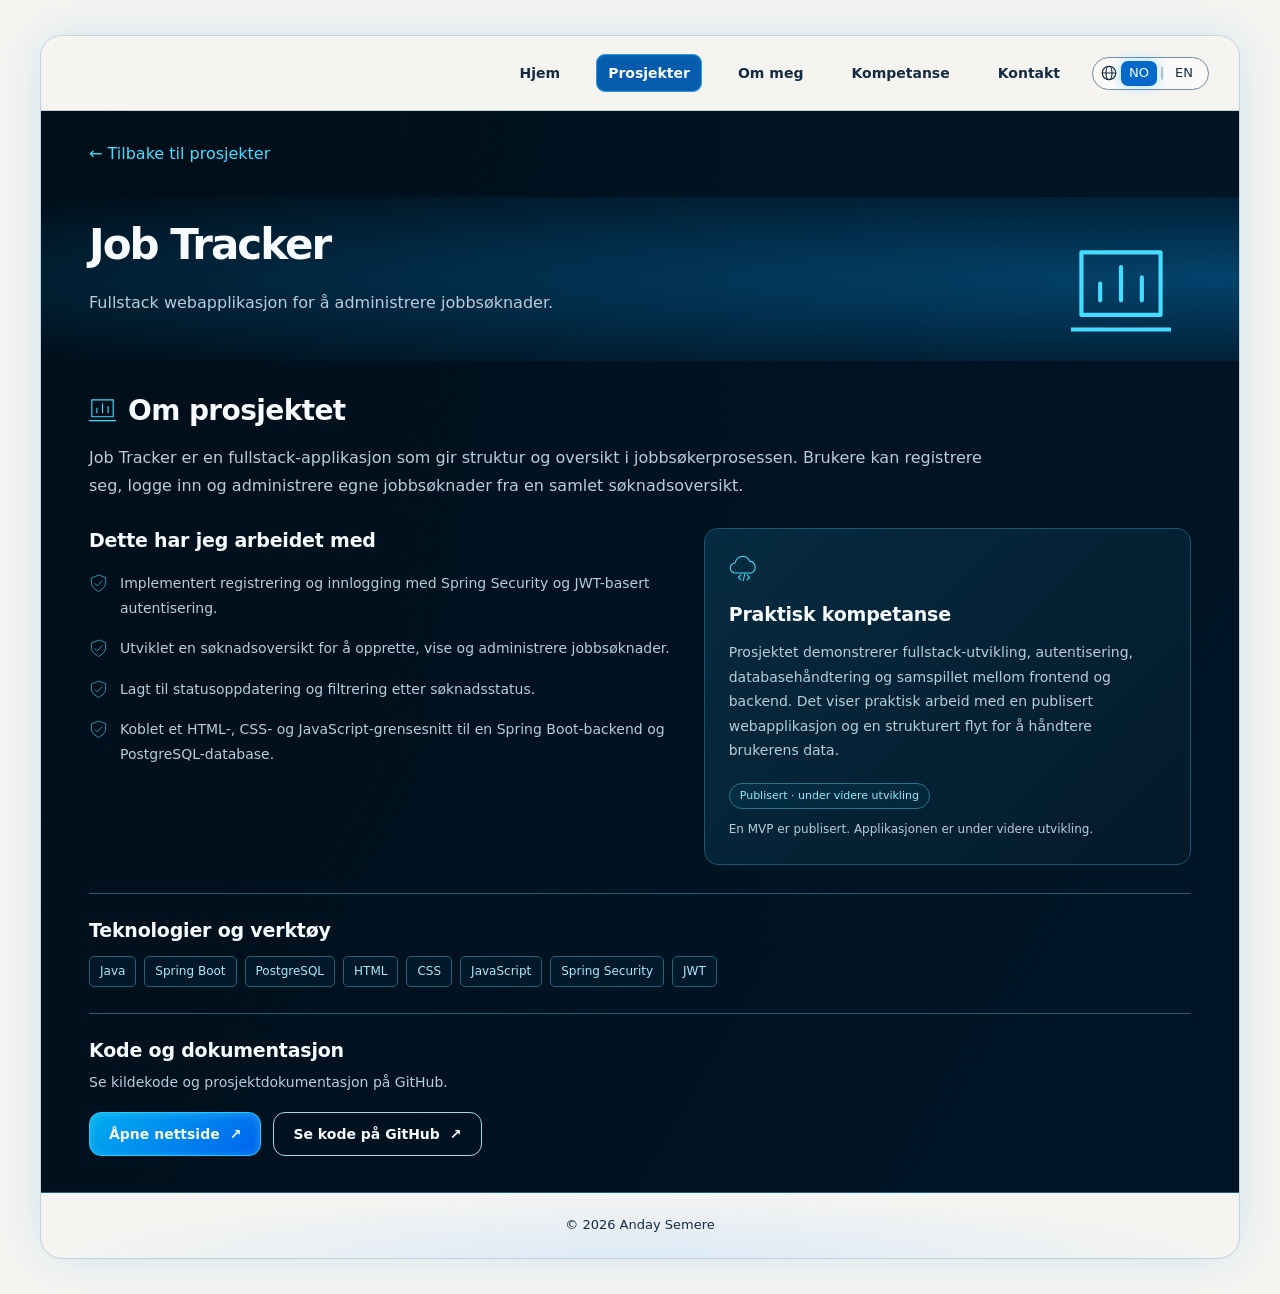
<file: Anday-Portfolio/job-tracker.html>
<!doctype html>
<html lang="no">
  <head>
    <meta charset="UTF-8" />
    <meta
      name="viewport"
      content="width=device-width, initial-scale=1"
    />
    <meta
      name="description"
      content="Anday Semere – dataingeniør med interesse for Azure, IT-drift og automatisering."
    />
    <title>Job Tracker | Anday Portfolio</title>
    <link
      rel="icon"
      href="assets/favicon.svg"
      type="image/svg+xml"
    />
    <link
      rel="stylesheet"
      href="styles.css"
    />
    <script
      src="script.js"
      defer
    ></script>
  </head>
  <body>
    <div class="site">
      <a
        class="skip"
        href="#main"
      >
        <span data-i18n="skip">Hopp til innhold</span>
      </a>
      <header>
        <button
          class="menu"
          aria-expanded="false"
          aria-controls="navigation"
          data-i18n-aria="menu"
        >
          ☰
        </button>
        <nav
          id="navigation"
          aria-label="Hovedmeny"
        >
          <a href="index.html#home"><span data-i18n="home">Hjem</span></a>
          <a href="index.html#projects"><span data-i18n="projects">Prosjekter</span></a>
          <a href="index.html#about"><span data-i18n="about">Om meg</span></a>
          <a href="index.html#skills"><span data-i18n="skills">Kompetanse</span></a>
          <a href="index.html#contact"><span data-i18n="contact">Kontakt</span></a>
        </nav>
        <div
          class="languages"
          role="group"
          aria-label="Language"
        >
          <svg
            class="language-icon"
            viewBox="0 0 24 24"
            aria-hidden="true"
            focusable="false"
          >
            <circle cx="12" cy="12" r="9" />
            <ellipse cx="12" cy="12" rx="4" ry="9" />
            <path d="M3 12h18" />
          </svg>
          <button
            data-lang="no"
            aria-pressed="true"
          >
            NO
          </button>
          <span class="language-separator" aria-hidden="true">|</span>
          <button
            data-lang="en"
            aria-pressed="false"
          >
            EN
          </button>
        </div>
      </header>
      <main
        id="main"
        class="detail"
      >
        <a
          class="back"
          href="index.html#projects"
        >
          ←
          <span data-i18n="back">Tilbake til prosjekter</span>
        </a>
        <div class="detail-hero">
          <svg
            class="icon "
            aria-hidden="true"
          >
            <use href="assets/icons.svg#chart" />
          </svg>
          <h1>Job Tracker</h1>
          <p data-i18n="job-tracker">
            Fullstack webapplikasjon for å administrere jobbsøknader.
          </p>
        </div>
        <section
          class="project-overview"
          aria-labelledby="project-about-heading"
        >
          <div class="project-overview-heading">
            <svg
              class="icon"
              aria-hidden="true"
            >
              <use href="assets/icons.svg#chart" />
            </svg>
            <h2
              id="project-about-heading"
              data-i18n="projectabout"
            >
              Om prosjektet
            </h2>
          </div>
          <p data-i18n="job-tracker-about">
            Job Tracker er en fullstack-applikasjon som gir struktur og oversikt i
            jobbsøkerprosessen. Brukere kan registrere seg, logge inn og administrere egne
            jobbsøknader fra en samlet søknadsoversikt.
          </p>
          <div class="project-overview-grid">
            <div class="project-work">
              <h3 data-i18n="projectwork">Dette har jeg arbeidet med</h3>
              <ul>
                <li>
                  <svg
                    class="icon"
                    aria-hidden="true"
                  >
                    <use href="assets/icons.svg#shield" />
                  </svg>
                  <span data-i18n="job-tracker-work-0">
                    Implementert registrering og innlogging med Spring Security og
                    JWT-basert autentisering.
                  </span>
                </li>
                <li>
                  <svg
                    class="icon"
                    aria-hidden="true"
                  >
                    <use href="assets/icons.svg#shield" />
                  </svg>
                  <span data-i18n="job-tracker-work-1">
                    Utviklet en søknadsoversikt for å opprette, vise og administrere
                    jobbsøknader.
                  </span>
                </li>
                <li>
                  <svg
                    class="icon"
                    aria-hidden="true"
                  >
                    <use href="assets/icons.svg#shield" />
                  </svg>
                  <span data-i18n="job-tracker-work-2">
                    Lagt til statusoppdatering og filtrering etter søknadsstatus.
                  </span>
                </li>
                <li>
                  <svg
                    class="icon"
                    aria-hidden="true"
                  >
                    <use href="assets/icons.svg#shield" />
                  </svg>
                  <span data-i18n="job-tracker-work-3">
                    Koblet et HTML-, CSS- og JavaScript-grensesnitt til en Spring
                    Boot-backend og PostgreSQL-database.
                  </span>
                </li>
              </ul>
            </div>
            <aside class="project-competence">
              <svg
                class="icon"
                aria-hidden="true"
              >
                <use href="assets/icons.svg#cloud-code" />
              </svg>
              <h3 data-i18n="projectskills">Praktisk kompetanse</h3>
              <p data-i18n="job-tracker-skills">
                Prosjektet demonstrerer fullstack-utvikling, autentisering,
                databasehåndtering og samspillet mellom frontend og backend. Det viser
                praktisk arbeid med en publisert webapplikasjon og en strukturert flyt for
                å håndtere brukerens data.
              </p>
              <div class="project-status">
                <span data-i18n="projectdeveloping">
                  Publisert · under videre utvikling
                </span>
              </div>
              <p data-i18n="job-tracker-note">
                En MVP er publisert. Applikasjonen er under videre utvikling.
              </p>
            </aside>
          </div>
          <div class="project-tools">
            <h3 data-i18n="projecttools">Teknologier og verktøy</h3>
            <div class="tags">
              <span>Java</span>
              <span>Spring Boot</span>
              <span>PostgreSQL</span>
              <span>HTML</span>
              <span>CSS</span>
              <span>JavaScript</span>
              <span>Spring Security</span>
              <span>JWT</span>
            </div>
          </div>
          <div class="project-resources">
            <h3 data-i18n="projectresources">Kode og dokumentasjon</h3>
            <p data-i18n="projectresourcesintro">
              Se kildekode og prosjektdokumentasjon på GitHub.
            </p>
            <div class="actions">
              <a
                class="button primary"
                href="https://www.jobbsokertracking.no/"
                target="_blank"
                rel="noopener noreferrer"
              >
                <span data-i18n="openwebsite">Åpne nettside</span>
                <span aria-hidden="true">↗</span>
              </a>
              <a
                class="button"
                href="https://github.com/Anday2025/jobbsokertracking"
                target="_blank"
                rel="noopener noreferrer"
              >
                <span data-i18n="projectgithubcode">Se kode på GitHub</span>
                <span aria-hidden="true">↗</span>
              </a>
            </div>
          </div>
        </section>
      </main>
      <footer>
        ©
        <span id="year"></span>
        Anday Semere
      </footer>
    </div>
  </body>
</html>
</file>
<file: Anday-Portfolio/styles.css>
:root {
  color-scheme: dark;
  --bg: #00101d;
  --panel: #041e30;
  --cyan: #45dcff;
  --muted: #b9ccd9;
  --line: #17607e;
}
* {
  box-sizing: border-box;
}
html {
  scroll-behavior: smooth;
  scroll-padding-top: calc(var(--header-height, 74px) + 16px);
}
body {
  margin: 0;
  padding: 35px 24px;
  background: radial-gradient(ellipse at 60% 0, #06324e, transparent 55%), #000c16;
  color: #f7fbff;
  font:
    16px/1.6 system-ui,
    -apple-system,
    BlinkMacSystemFont,
    "Segoe UI",
    sans-serif;
}
a {
  color: inherit;
  text-decoration: none;
}
button {
  font: inherit;
  color: inherit;
  cursor: pointer;
}
.site {
  max-width: 1200px;
  margin: auto;
  border: 1px solid #159bd3;
  border-radius: 22px;
  overflow: clip;
  background: linear-gradient(120deg, #000e18ee, #001729ed);
  box-shadow: 0 0 45px #009bdf25;
}
header {
  display: flex;
  align-items: center;
  gap: 28px;
  padding: 18px 30px;
  border-bottom: 1px solid var(--line);
  background: #00101df5;
  backdrop-filter: blur(10px);
  position: sticky;
  top: 0;
  z-index: 50;
}
.brand {
  font-size: 20px;
  font-weight: 700;
  letter-spacing: -0.5px;
  color: #86e5ff;
  display: flex;
  align-items: center;
  gap: 12px;
  white-space: nowrap;
}
nav {
  display: flex;
  gap: 24px;
  margin-left: auto;
  font-size: 14px;
  font-weight: 650;
}
nav a {
  padding: 7px 0;
}
nav a:hover {
  color: var(--cyan);
}
.languages {
  display: flex;
  align-items: center;
  gap: 3px;
  border: 1px solid #b9edff;
  border-radius: 30px;
  padding: 3px 7px;
  white-space: nowrap;
}
.languages button {
  border: 0;
  background: transparent;
  border-radius: 7px;
  padding: 2px 8px;
  font-size: 13px;
}
.languages button[aria-pressed="true"] {
  background: #0569cb;
  box-shadow: 0 0 12px #00aaff60;
}
.menu {
  display: none;
}
.icon {
  width: 28px;
  height: 28px;
  stroke: var(--cyan);
  stroke-width: 2;
  fill: none;
  stroke-linecap: round;
  stroke-linejoin: round;
  flex-shrink: 0;
}
section {
  padding: 26px 48px;
  border-bottom: 1px solid var(--line);
  position: relative;
}
h1,
h2,
h3,
p {
  margin: 0;
}
h1 {
  font-size: clamp(38px, 4.7vw, 58px);
  letter-spacing: -2px;
  line-height: 1.1;
}
h2 {
  font-size: 28px;
  line-height: 1.25;
  letter-spacing: -0.6px;
}
h3 {
  font-size: 21px;
  line-height: 1.35;
  letter-spacing: -0.4px;
}
p {
  color: var(--muted);
}
h2 + p {
  margin-top: 5px;
}
.hero {
  min-height: 362px;
  display: grid;
  grid-template-columns: 1.2fr 1fr;
  align-items: center;
  gap: 12px;
  padding-top: 48px;
  padding-bottom: 48px;
  background: radial-gradient(ellipse at 75% 70%, #00487975, transparent 55%);
}
.hero-copy {
  position: relative;
  z-index: 1;
}
.accent {
  height: 4px;
  width: 68px;
  margin-bottom: 14px;
  background: linear-gradient(90deg, #00eaff, transparent);
  border-radius: 4px;
}
.actions {
  display: flex;
  gap: 15px;
  margin-top: 24px;
}
.button {
  border: 1px solid #a2d7ed;
  border-radius: 12px;
  padding: 10px 19px;
  display: inline-flex;
  gap: 10px;
  align-items: center;
  font-weight: 650;
  font-size: 14px;
  transition:
    transform 0.2s,
    box-shadow 0.2s;
}
.button .icon {
  width: 20px;
  height: 20px;
}
.primary {
  background: linear-gradient(140deg, #00aeef, #0062ee);
  border-color: #22caff;
  box-shadow: inset 0 1px 8px #7aeaff55;
}
.button:hover {
  transform: translateY(-3px);
  box-shadow: 0 4px 25px #00b5ff35;
}
.section-label {
  display: inline-flex;
  gap: 10px;
  align-items: center;
  padding: 3px 18px;
  border: 1px solid #25627d;
  border-radius: 30px;
  background: linear-gradient(#17415c, #052135);
  font-size: 14px;
  font-weight: 650;
  margin-bottom: 9px;
  line-height: 1.5;
}
.section-label .icon {
  width: 21px;
  height: 21px;
}
.project-grid {
  display: grid;
  grid-template-columns: repeat(2, 1fr);
  gap: 20px;
  margin-top: 20px;
}
.project-card {
  border: 1px solid #249bc1;
  border-radius: 17px;
  overflow: hidden;
  background: linear-gradient(130deg, #00263c, #021522);
  transition:
    transform 0.25s,
    box-shadow 0.25s;
  display: flex;
  flex-direction: column;
}
.project-card:hover {
  transform: translateY(-5px);
  box-shadow: 0 6px 28px #008bd72a;
}
.project-art {
  height: 130px;
  position: relative;
  display: grid;
  place-items: center;
  background: radial-gradient(ellipse at 50% 100%, #0067a05c, transparent 70%);
  overflow: hidden;
}
.project-art:before,
.project-art:after {
  content: "";
  position: absolute;
  width: 110%;
  height: 120px;
  border: 1px solid #00a6f040;
  border-radius: 50%;
  transform: rotate(-13deg);
  top: 70px;
  background: linear-gradient(180deg, #006fa633, transparent);
}
.project-art:after {
  transform: rotate(15deg);
  top: 95px;
}
.project-art > .icon {
  height: 76px;
  width: 76px;
  stroke-width: 1.6;
  filter: drop-shadow(0 0 12px #00aaff60);
  z-index: 1;
}
.project-art > .external {
  position: absolute;
  right: 16px;
  top: 16px;
  height: 18px;
  width: 18px;
  stroke: #d1efff;
}
.card-copy {
  padding: 2px 22px 22px;
  display: flex;
  flex-direction: column;
  flex: 1;
}
.card-copy p {
  font-size: 14px;
  margin-top: 8px;
}
.tags {
  display: flex;
  flex-wrap: wrap;
  gap: 6px;
  margin-top: 16px;
}
.tags span {
  font-size: 11px;
  border: 1px solid #24617a;
  border-radius: 5px;
  padding: 3px 8px;
  color: #a9e7fc;
  background: #003a552f;
}
.project-link {
  color: var(--cyan);
  font-size: 13px;
  font-weight: 650;
  margin-top: auto;
  padding-top: 18px;
}
.about-grid {
  display: grid;
  grid-template-columns: 270px 1fr;
  gap: 44px;
  align-items: center;
  margin: 10px 0;
}
.portrait {
  min-height: 245px;
  border: 1px solid #33617d;
  border-radius: 25px;
  background: radial-gradient(ellipse at top, #194865, #052039);
  display: flex;
  align-items: center;
  justify-content: center;
  flex-direction: column;
  color: #a1ccdf;
}
.portrait > .icon {
  height: 75px;
  width: 75px;
  stroke: #6da0b9;
  stroke-width: 1;
}
.portrait > span {
  font-size: 27px;
  font-weight: 650;
  letter-spacing: 5px;
  margin-top: 12px;
}
.portrait p {
  font-size: 12px;
  margin-top: 8px;
}
.facts {
  list-style: none;
  margin: 18px 0 0;
  padding: 0;
  display: grid;
  gap: 12px;
  font-size: 14px;
}
.facts li {
  display: flex;
  align-items: center;
  gap: 14px;
}
.facts .icon {
  width: 24px;
  height: 24px;
}
.skills-grid {
  display: grid;
  grid-template-columns: repeat(4, 1fr);
  gap: 12px;
  margin-top: 18px;
}
.skill {
  border: 1px solid #236785;
  border-radius: 10px;
  background: linear-gradient(140deg, #03283e, #061b29);
  padding: 14px 12px;
  display: flex;
  align-items: center;
  gap: 12px;
  font-size: 13px;
  font-weight: 600;
}
.skill:last-child {
  grid-column: span 2;
}
.cert-grid {
  display: grid;
  grid-template-columns: 1fr 1fr;
  background: radial-gradient(ellipse at top, #074570, #032239);
  border: 1px solid #1b93bf;
  border-radius: 16px;
  padding: 20px 22px;
}
.cert {
  display: flex;
  align-items: center;
  gap: 18px;
  padding: 3px 12px;
}
.cert + .cert {
  border-left: 1px solid #237094;
}
.cert > .icon {
  height: 65px;
  width: 58px;
  stroke: #03bdff;
  stroke-width: 1.5;
}
.cert p {
  font-size: 12px;
  margin-top: 6px;
}
.status {
  color: #69d6fa;
  font-size: 13px;
  display: inline-block;
  margin-left: 8px;
  font-weight: 500;
}
.complete {
  color: #67eca6;
}
.contact-heading {
  display: flex;
  justify-content: space-between;
  align-items: center;
  gap: 20px;
}
.contact-heading p {
  font-size: 14px;
  margin-top: 6px;
}
.contact-grid {
  display: grid;
  grid-template-columns: 1.2fr 1fr 1fr;
  gap: 16px;
  margin-top: 12px;
}
.contact-grid > a {
  display: flex;
  flex-direction: column;
  padding: 18px;
  border: 1px solid #2884a6;
  border-radius: 12px;
  background: linear-gradient(120deg, #032b43, #001725);
  transition: border-color 0.2s;
}
.contact-grid > a:hover {
  border-color: #8beaff;
}
.contact-grid strong {
  margin-top: 7px;
  font-size: 15px;
}
.contact-grid > a > span:last-child {
  font-size: 12px;
  color: var(--muted);
  overflow-wrap: anywhere;
}
.social {
  font-size: 24px;
  font-weight: 800;
  color: #55c6ff;
  line-height: 28px;
}
footer {
  text-align: center;
  font-size: 13px;
  padding: 22px;
  background: radial-gradient(ellipse at bottom, #004476, transparent 70%);
}
a:focus-visible,
button:focus-visible {
  outline: 3px solid #7ce9ff;
  outline-offset: 5px;
}
.skip {
  position: fixed;
  top: -100px;
  left: 20px;
  z-index: 99;
  background: #0064a7;
  padding: 10px;
}
.skip:focus {
  top: 10px;
}
.detail {
  min-height: 75vh;
}
.back {
  display: inline-block;
  margin: 30px 48px;
  color: var(--cyan);
}
.detail-hero {
  padding: 25px 48px 45px;
  background: radial-gradient(ellipse at right, #03436c, transparent);
}
.detail-hero > .icon {
  width: 100px;
  height: 100px;
  float: right;
  margin: 20px;
}
.detail-hero h1 {
  font-size: 42px;
  max-width: 800px;
}
.detail-hero > p:last-child {
  max-width: 750px;
  margin-top: 22px;
}
.screenshot-placeholder {
  border: 1px dashed #32758f;
  background: #05213370;
  min-height: 220px;
  border-radius: 14px;
  margin-top: 20px;
  display: flex;
  flex-direction: column;
  align-items: center;
  justify-content: center;
  padding: 24px;
  text-align: center;
  gap: 16px;
}
.screenshot-placeholder > .icon {
  width: 50px;
  height: 50px;
  opacity: 0.6;
}
@media (min-width: 1300px) {
  .project-grid {
    grid-template-columns: repeat(4, 1fr);
  }
  .card-copy {
    padding: 2px 17px 20px;
  }
  .card-copy h3 {
    font-size: 19px;
  }
  .card-copy p {
    font-size: 13px;
  }
}
@media (max-width: 1000px) {
  header {
    gap: 15px;
    padding: 16px 24px;
  }
  nav {
    gap: 16px;
    font-size: 12px;
  }
  .brand {
    font-size: 17px;
  }
  section {
    padding: 26px 30px;
  }
  .hero {
    grid-template-columns: 1.35fr 1fr;
  }
  .skills-grid {
    grid-template-columns: repeat(3, 1fr);
  }
  .skill:last-child {
    grid-column: auto;
  }
  .about-grid {
    grid-template-columns: 220px 1fr;
    gap: 28px;
  }
  .cert {
    padding: 0 8px;
    gap: 10px;
  }
  .cert h3 {
    font-size: 18px;
  }
  .status {
    margin-left: 0;
    display: block;
  }
}
@media (max-width: 760px) {
  body {
    padding: 12px;
  }
  .site {
    border-radius: 16px;
  }
  header {
    flex-wrap: wrap;
    gap: 12px;
    padding: 12px 18px;
  }
  .brand {
    margin-right: auto;
  }
  .menu {
    display: block;
    order: 3;
    border: 1px solid #276682;
    border-radius: 7px;
    background: #06293e;
    font-size: 21px;
    padding: 0 9px;
  }
  .languages {
    order: 2;
  }
  nav {
    display: none;
    order: 4;
    width: 100%;
    margin: 0;
    gap: 0;
    flex-wrap: wrap;
    border-top: 1px solid var(--line);
    padding-top: 8px;
  }
  nav.open {
    display: flex;
  }
  nav a {
    padding: 8px 12px;
    font-size: 14px;
  }
  section {
    padding: 24px;
  }
  .hero {
    grid-template-columns: 1fr;
    padding-top: 35px;
    gap: 12px;
  }
  .hero-copy {
    max-width: 540px;
  }
  .hero-copy h1 {
    font-size: 43px;
  }
  .hero-copy > p {
    font-size: 14px;
  }
  .actions {
    gap: 10px;
  }
  .button {
    padding: 9px 12px;
    font-size: 13px;
  }
  .project-grid {
    gap: 16px;
  }
  .card-copy {
    padding: 0 15px 18px;
  }
  .card-copy h3 {
    font-size: 19px;
  }
  .about-grid {
    grid-template-columns: 1fr;
    gap: 24px;
  }
  .portrait {
    min-height: 215px;
    max-width: 270px;
    width: 100%;
    margin: auto;
  }
  .skills-grid {
    grid-template-columns: 1fr 1fr;
  }
  .skill {
    font-size: 12px;
    padding: 12px 10px;
    gap: 9px;
  }
  .skill .icon {
    width: 23px;
    height: 23px;
  }
  .cert-grid {
    grid-template-columns: 1fr;
    padding: 16px;
  }
  .cert {
    padding: 8px;
  }
  .cert + .cert {
    border-left: 0;
    border-top: 1px solid #237094;
    margin-top: 10px;
    padding-top: 18px;
  }
  .cert .status {
    display: inline-block;
    margin-left: 6px;
  }
  .contact-heading {
    align-items: flex-start;
    flex-direction: column;
    gap: 16px;
  }
  .contact-grid {
    grid-template-columns: 1fr;
  }
  .contact-grid > a {
    display: grid;
    grid-template-columns: 35px 1fr;
    column-gap: 10px;
  }
  .contact-grid > a > .icon,
  .contact-grid > a > .social {
    grid-row: span 2;
  }
  .contact-grid strong {
    margin: 0;
  }
  .detail-hero {
    padding: 20px 24px 30px;
  }
  .detail-hero h1 {
    font-size: 34px;
  }
  .detail-hero > .icon {
    float: none;
    width: 70px;
    height: 70px;
    margin: 0 0 20px;
  }
  .back {
    margin: 25px 24px;
  }
  h2 {
    font-size: 25px;
  }
}
@media (max-width: 440px) {
  .project-grid {
    grid-template-columns: 1fr;
  }
  .hero-copy h1 {
    font-size: 37px;
    letter-spacing: -1.5px;
  }
  .actions {
    flex-wrap: wrap;
  }
  .skills-grid {
    grid-template-columns: 1fr 1fr;
  }
  .skill:last-child {
    grid-column: span 2;
  }
  .languages {
    gap: 0;
    padding: 3px;
  }
  .languages button {
    padding: 2px 6px;
  }
  .brand {
    font-size: 15px;
    gap: 8px;
  }
  header {
    gap: 8px;
    padding: 12px;
  }
  .cert h3 {
    font-size: 17px;
  }
  .cert .status {
    display: block;
    margin-left: 0;
  }
}
@media (prefers-reduced-motion: reduce) {
  html {
    scroll-behavior: auto;
  }
  *,
  *:before,
  *:after {
    transition: none !important;
    animation: none !important;
  }
}

/* Direct application links; sibling anchors avoid nested interactive elements. */
.project-card-link {
  display: flex;
  flex-direction: column;
  flex: 1;
}
.project-card > .website-small {
  align-self: flex-start;
  margin: 0 22px 22px;
  padding: 8px 12px;
  font-size: 12px;
  min-height: 40px;
}
.detail-hero:has(.website-actions) > p[data-i18n] {
  max-width: 750px;
  margin-top: 22px;
}
.website-actions {
  flex-wrap: wrap;
}

/* Project detail content: scoped to preserve the home page. */
.project-overview {
  padding-top: 32px;
  padding-bottom: 36px;
}
.project-overview-heading {
  display: flex;
  align-items: center;
  gap: 12px;
  margin-bottom: 16px;
}
.project-overview-heading > .icon {
  width: 27px;
  height: 27px;
}
.project-overview > p {
  max-width: 900px;
  font-size: 16px;
  line-height: 1.75;
}
.project-overview-grid {
  display: grid;
  grid-template-columns: 1.2fr 1fr;
  gap: 30px;
  margin-top: 28px;
  align-items: start;
}
.project-overview h3 {
  font-size: 19px;
  letter-spacing: -0.2px;
}
.project-work ul {
  list-style: none;
  margin: 18px 0 0;
  padding: 0;
  display: grid;
  gap: 16px;
}
.project-work li {
  display: flex;
  align-items: flex-start;
  gap: 12px;
  color: var(--muted);
  font-size: 14px;
  line-height: 1.75;
}
.project-work li > .icon {
  width: 19px;
  height: 19px;
  margin-top: 3px;
  stroke-width: 1.6;
}
.project-competence {
  border: 1px solid #195675;
  border-radius: 14px;
  background: linear-gradient(135deg, #062b40, #031a2a);
  padding: 24px;
}
.project-competence > .icon {
  width: 30px;
  height: 30px;
  margin-bottom: 12px;
}
.project-competence h3 {
  margin-bottom: 12px;
}
.project-competence p {
  font-size: 14px;
  line-height: 1.75;
}
.project-status {
  display: inline-block;
  border: 1px solid #23748c;
  border-radius: 20px;
  padding: 4px 10px;
  font-size: 11px;
  line-height: 1.5;
  color: #91e9ff;
  margin: 20px 0 10px;
  background: #00587825;
}
.project-competence .project-status + p {
  font-size: 12px;
}
.project-tools {
  margin-top: 28px;
  padding-top: 24px;
  border-top: 1px solid var(--line);
}
.project-tools .tags {
  margin-top: 12px;
  gap: 8px;
}
.project-tools .tags span {
  font-size: 12px;
  padding: 5px 10px;
}
.project-resources {
  margin-top: 26px;
  padding-top: 24px;
  border-top: 1px solid var(--line);
}
.project-resources > p {
  font-size: 14px;
  margin-top: 8px;
}
.project-resources .actions {
  flex-wrap: wrap;
  margin-top: 18px;
  gap: 12px;
}
.project-resources .button {
  min-height: 44px;
  white-space: normal;
  overflow-wrap: anywhere;
}
.project-resources .button > span[aria-hidden] {
  flex-shrink: 0;
}
@media (max-width: 760px) {
  .project-overview-grid {
    grid-template-columns: 1fr;
    gap: 24px;
  }
  .project-competence {
    padding: 20px;
  }
  .project-overview > p {
    font-size: 15px;
  }
  .project-overview {
    padding-top: 26px;
  }
}
@media (max-width: 440px) {
  .project-resources .actions {
    flex-direction: column;
    align-items: stretch;
  }
  .project-resources .button {
    justify-content: center;
    text-align: center;
    width: 100%;
  }
}

/* Portrait only: preserve the existing frame dimensions at every breakpoint. */
.portrait:has(> img) {
  position: relative;
  overflow: hidden;
}
.portrait > img {
  position: absolute;
  inset: 0;
  display: block;
  width: 100%;
  height: 100%;
  object-fit: cover;
  object-position: 50% 0;
}

/* Home introduction. */
.hero-copy h1.hero-title {
  font-size: clamp(32px, 3.4vw, 48px);
  line-height: 1.16;
  letter-spacing: -1.5px;
  margin-bottom: 20px;
}
.hero-highlight {
  color: #86e5ff;
}
#contact {
  scroll-margin-top: 16px;
}
@media (max-width: 440px) {
  .hero-copy h1.hero-title {
    font-size: clamp(27px, 7.6vw, 33px);
    letter-spacing: -1px;
  }
}

/* Active navigation is shared by the home page and all project detail pages. */
#navigation a {
  padding: 7px 11px;
  border: 1px solid transparent;
  border-radius: 9px;
  transition: background-color 180ms ease, border-color 180ms ease;
}
#navigation a.is-active {
  color: #f7fbff;
  background: #075bac;
  border-color: #259bde;
  box-shadow: inset 0 1px 5px #56caff26;
}

/* Centered home introduction. */
.hero {
  grid-template-columns: minmax(0, 1fr);
  justify-items: center;
  gap: 28px;
  padding-top: 64px;
  padding-bottom: 30px;
}
.hero-copy {
  width: 100%;
  max-width: 860px;
  text-align: center;
}
.hero-copy .accent {
  margin-inline: auto;
}
.hero-copy h1.hero-title {
  font-size: clamp(32px, 4vw, 52px);
  line-height: 1.18;
}
@media (max-width: 760px) {
  .hero {
    padding-top: 44px;
    padding-bottom: 24px;
    gap: 20px;
  }
}
@media (max-width: 440px) {
  .hero-copy h1.hero-title {
    font-size: clamp(27px, 7.6vw, 33px);
    letter-spacing: -1px;
  }
}

/* Light page surfaces. Existing component palettes remain unchanged. */
:root {
  color-scheme: light;
}
body {
  background: #f5f4f1;
  color: #142c43;
}
.site {
  background: #f5f4f1;
  border-color: #bfd1df;
}
header {
  background: #f5f4f1f5;
  border-bottom-color: #c0d2e2;
}
.brand {
  color: #08689b;
}
#navigation {
  border-top-color: #c0d2e2;
}
#navigation a {
  color: #142c43;
}
#navigation a:not(.is-active):hover {
  color: #00689e;
}
#navigation a.is-active {
  color: #f7fbff;
}
.languages {
  color: #142c43;
  background: #ffffff90;
  border-color: #6e8ca3;
}
.languages button[aria-pressed="true"] {
  color: #f7fbff;
}
header .menu {
  color: #142c43;
  background: #e5edf4;
  border-color: #9db4c8;
}
header a:focus-visible,
header button:focus-visible {
  outline-color: #075bac;
}
.hero {
  background:
    radial-gradient(ellipse at 15% 15%, #e2effa80, transparent 65%),
    radial-gradient(ellipse at 85% 30%, #eae3f480, transparent 60%),
    linear-gradient(135deg, #faf8f3, #eff4fa 55%, #f2edf7);
}
.hero-highlight {
  color: #086caa;
}
section {
  border-bottom-color: #cbd8e3;
}
.site > main:not(.detail) > section > p,
.about-grid > div:not(.portrait) > p {
  color: #40546a;
}
footer {
  background: radial-gradient(ellipse at bottom, #dceaf7, transparent 70%);
}

/* Lock inherited colors to their original values inside protected dark components. */
.project-card,
.skill,
.cert-grid,
.contact-grid > a,
.section-label,
.skip {
  color: #f7fbff;
}
.detail {
  color: #f7fbff;
  background:
    linear-gradient(120deg, #000e18ee, #001729ed),
    radial-gradient(ellipse at 60% 0, #06324e, transparent 55%),
    #000c16;
}
.detail section {
  border-bottom-color: var(--line);
}

/* About portrait: retain the existing photo and use a square circular frame. */
.portrait:has(> img) {
  width: 100%;
  min-height: 0;
  aspect-ratio: 1;
  border-radius: 50%;
}
.portrait > img {
  object-fit: cover;
  object-position: 50% 0;
  border-radius: 50%;
}

/* Four focus areas; preserve the existing dark skill-card palette. */
.skills-grid {
  grid-template-columns: repeat(4, minmax(0, 1fr));
}
.skills-grid > .skill:last-child {
  grid-column: auto;
}
.skills-grid .skill,
.skills-grid .skill > span {
  min-width: 0;
}
.skills-grid .skill > span {
  overflow-wrap: anywhere;
}
@media (max-width: 1000px) {
  .skills-grid {
    grid-template-columns: repeat(2, minmax(0, 1fr));
  }
}
@media (max-width: 440px) {
  .skills-grid .skill {
    flex-direction: column;
    align-items: flex-start;
    gap: 8px;
  }
}

/* Contact cards: three on desktop, two on medium screens, one on narrow phones. */
.contact-grid {
  grid-template-columns: repeat(3, minmax(0, 1fr));
}
.contact-grid > a {
  display: flex;
  flex-direction: column;
  align-items: center;
  text-align: center;
}
.contact-grid strong {
  margin-top: 7px;
}
@media (max-width: 1000px) {
  .contact-grid {
    grid-template-columns: repeat(2, minmax(0, 1fr));
  }
}
@media (max-width: 480px) {
  .contact-grid {
    grid-template-columns: minmax(0, 1fr);
  }
}

/* Focus-area presentation: scoped to the home-page skills section only. */
#skills > h2 {
  font-size: 22px;
  font-weight: 400;
  letter-spacing: 0;
}
#skills .skill {
  min-height: 124px;
  padding: 20px;
  flex-direction: column;
  align-items: flex-start;
  justify-content: flex-start;
  gap: 12px;
  text-align: left;
  font-size: 14px;
  line-height: 1.4;
}
#skills .skill > .icon {
  width: 34px;
  height: 34px;
}
@media (max-width: 600px) {
  #skills > h2 {
    font-size: 20px;
  }
  #skills .skill {
    padding: 18px;
  }
  #skills .skill > .icon {
    width: 32px;
    height: 32px;
  }
}
@media (max-width: 360px) {
  #skills .skills-grid {
    grid-template-columns: minmax(0, 1fr);
  }
}

/* Static home introduction: compact spacing with no illustration or rotation. */
.hero {
  min-height: 0;
  gap: 0;
  padding-top: 56px;
  padding-bottom: 56px;
}
.hero-copy > p.hero-description {
  max-width: 680px;
  margin-inline: auto;
  color: #40546a;
  font-size: clamp(15px, 1.2vw, 17px);
  line-height: 1.65;
}
@media (max-width: 760px) {
  .hero {
    padding-top: 40px;
    padding-bottom: 40px;
  }
}

/* Compact project spacing. */
#projects > .project-grid {
  margin-top: 8px;
}

/* Shared logo-free header: navigation and language controls form one right-aligned group. */
.languages .language-icon {
  width: 18px;
  height: 18px;
  flex-shrink: 0;
  fill: none;
  stroke: currentColor;
  stroke-width: 1.6;
  stroke-linecap: round;
  stroke-linejoin: round;
}
.language-separator {
  color: #6e8ca3;
  font-size: 12px;
}
@media (min-width: 761px) {
  header {
    justify-content: flex-end;
    gap: 20px;
  }
  header #navigation {
    margin-left: auto;
    flex-shrink: 0;
  }
  header .languages {
    flex-shrink: 0;
  }
}
@media (max-width: 760px) {
  header {
    justify-content: space-between;
  }
}

/* Static hero identity: name, role and motivation. */
.hero-copy h1.hero-title {
  margin-bottom: 14px;
}
.hero-copy > p.hero-subtitle {
  max-width: 760px;
  margin: 0 auto 14px;
  color: #233f58;
  font-size: clamp(18px, 1.8vw, 23px);
  font-weight: 500;
  line-height: 1.5;
}
.hero-title {
  color: #17324d;
  font-weight: 600;
  text-align: center;
  font-size: clamp(2rem, 4vw, 3rem);
  line-height: 1.2;
}
/* Project carousel: three complete cards on desktop, native scrolling on every size. */
#projects .project-carousel {
  min-width: 0;
  max-width: 100%;
}
#projects .project-track {
  --project-visible: 3;
  --project-gap: 20px;
  position: relative;
  display: grid;
  grid-template-columns: none;
  grid-auto-flow: column;
  grid-auto-columns: calc((100% - (var(--project-visible) - 1) * var(--project-gap)) / var(--project-visible));
  gap: var(--project-gap);
  width: 100%;
  min-width: 0;
  padding: 6px 0 14px;
  margin: 8px 0 0;
  list-style: none;
  overflow-x: auto;
  overflow-y: hidden;
  overscroll-behavior-x: contain;
  scroll-snap-type: x mandatory;
  scroll-behavior: smooth;
  scrollbar-width: thin;
  scrollbar-color: #2b82a1 #dce5ed;
}
#projects .project-slide {
  display: flex;
  min-width: 0;
  scroll-snap-align: start;
}
#projects .project-slide > .project-card {
  flex: 1;
  width: 100%;
  min-width: 0;
  box-shadow: 0 3px 12px #002b461a;
}
#projects .project-card-link {
  min-width: 0;
}
#projects .project-art {
  height: auto;
  aspect-ratio: 16 / 10;
  flex-shrink: 0;
}
#projects .project-art::before,
#projects .project-art::after {
  display: none;
}
#projects .project-art > img {
  display: block;
  width: 100%;
  height: 100%;
  object-fit: contain;
}
#projects .card-copy {
  padding: 20px;
}
#projects .card-copy h3 {
  font-size: 21px;
}
#projects .card-copy p {
  font-size: 14px;
}
#projects .project-track:focus-visible {
  outline: 2px solid #075bac;
  outline-offset: 4px;
  border-radius: 18px;
}
#projects .project-track.is-dragging {
  scroll-snap-type: none;
  scroll-behavior: auto;
  cursor: grabbing;
  user-select: none;
}
#projects .carousel-controls:not([hidden]) {
  display: flex;
}
#projects .carousel-controls {
  justify-content: center;
  align-items: center;
  gap: 14px;
  margin-top: 12px;
}
#projects .carousel-dots {
  display: flex;
  align-items: center;
  justify-content: center;
  gap: 2px;
}
#projects .carousel-dot {
  display: grid;
  place-items: center;
  width: 36px;
  height: 40px;
  padding: 0;
  border: 0;
  background: transparent;
}
#projects .carousel-dot::before {
  content: "";
  width: 8px;
  height: 8px;
  border-radius: 10px;
  background: #91a9bf;
  transition: width 180ms ease, background-color 180ms ease;
}
#projects .carousel-dot[aria-current="true"]::before {
  width: 24px;
  background: #087cb7;
}
#projects .carousel-arrow {
  display: grid;
  place-items: center;
  width: 40px;
  height: 40px;
  padding: 0;
  border: 1px solid #246b8d;
  border-radius: 50%;
  background: #04283e;
}
#projects .carousel-arrow .icon {
  width: 20px;
  height: 20px;
}
#projects .carousel-next .icon {
  transform: rotate(180deg);
}
#projects .carousel-arrow:disabled {
  opacity: 0.35;
  cursor: default;
}
#projects .carousel-controls button:focus-visible {
  outline-color: #075bac;
}
#projects .carousel-sr-only {
  position: absolute;
  width: 1px;
  height: 1px;
  overflow: hidden;
  clip-path: inset(50%);
  white-space: nowrap;
}
@media (max-width: 1099px) {
  #projects .project-track {
    --project-visible: 2;
  }
}
@media (max-width: 699px) {
  #projects .project-track {
    --project-visible: 1;
    --project-gap: 16px;
  }
  #projects .carousel-controls {
    gap: 8px;
  }
  #projects .card-copy h3 {
    font-size: 20px;
  }
}
@media (prefers-reduced-motion: reduce) {
  #projects .project-track {
    scroll-behavior: auto;
  }
}
</file>
